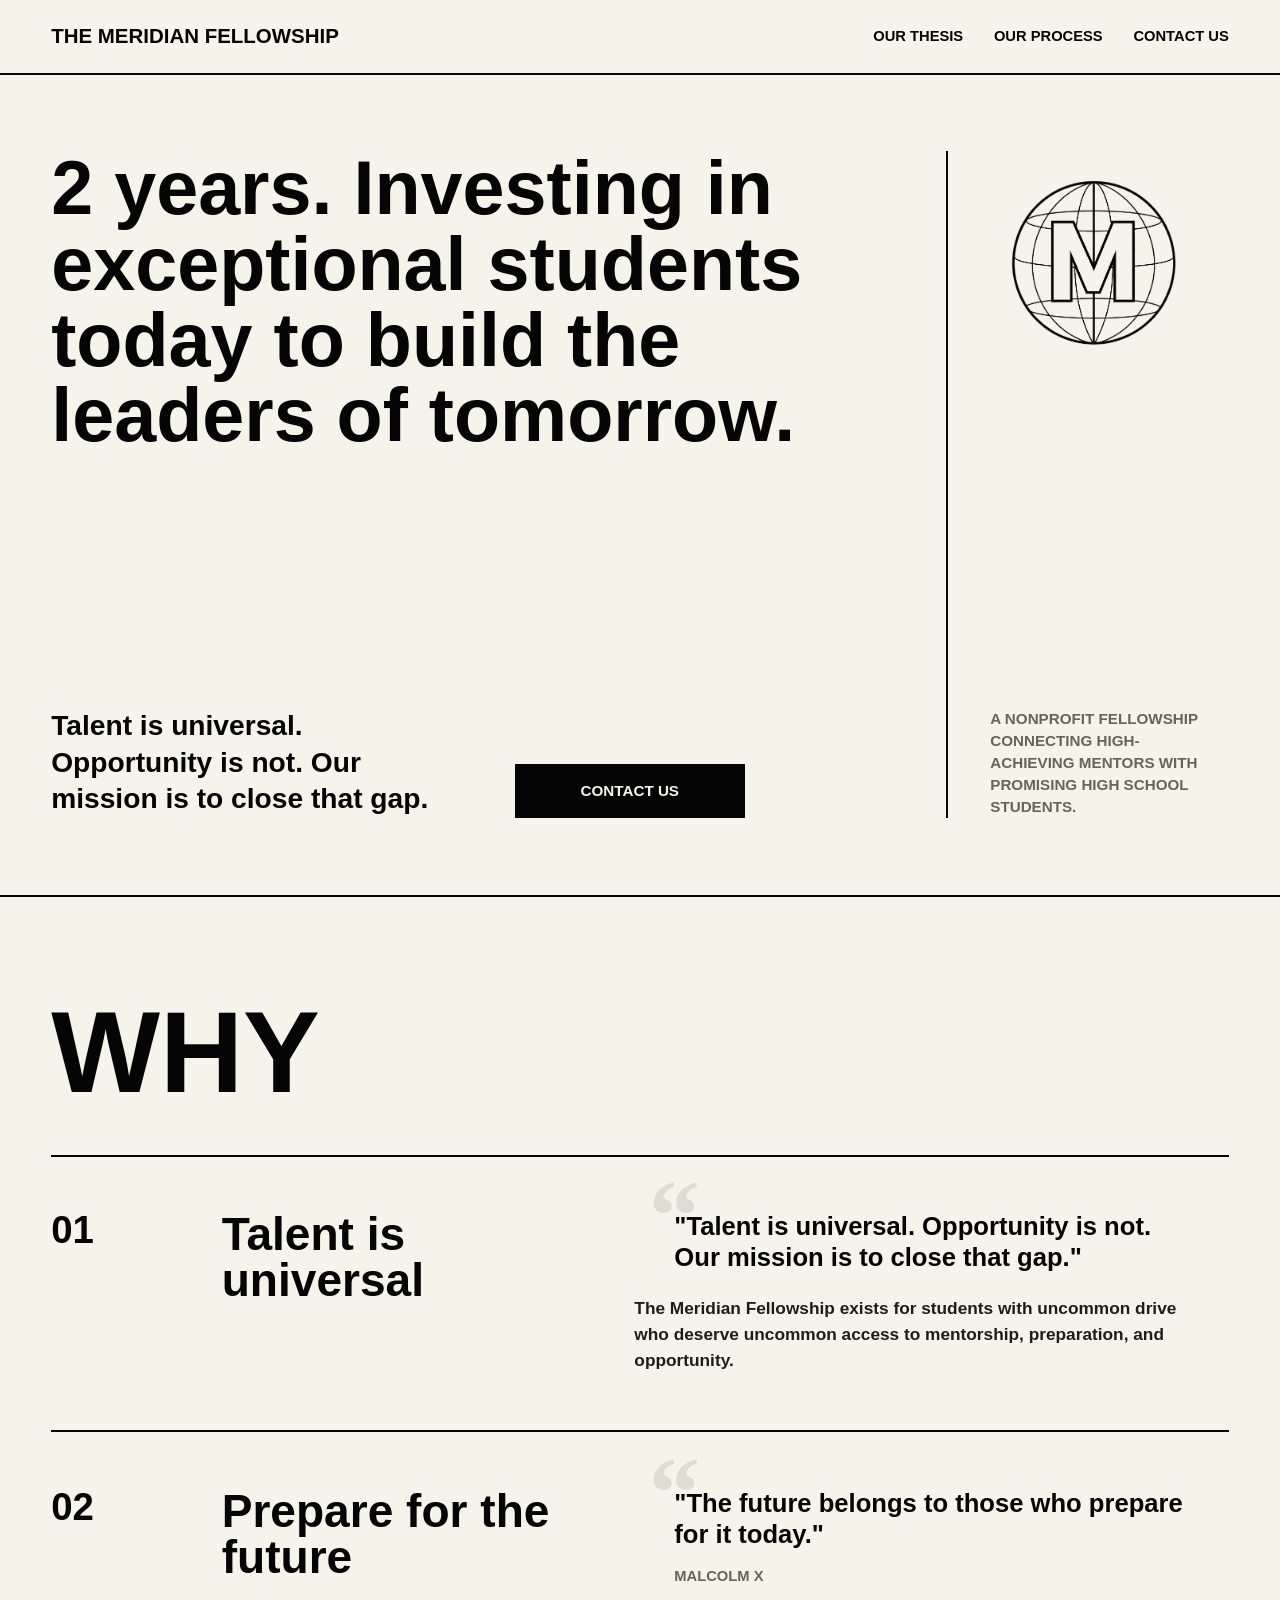
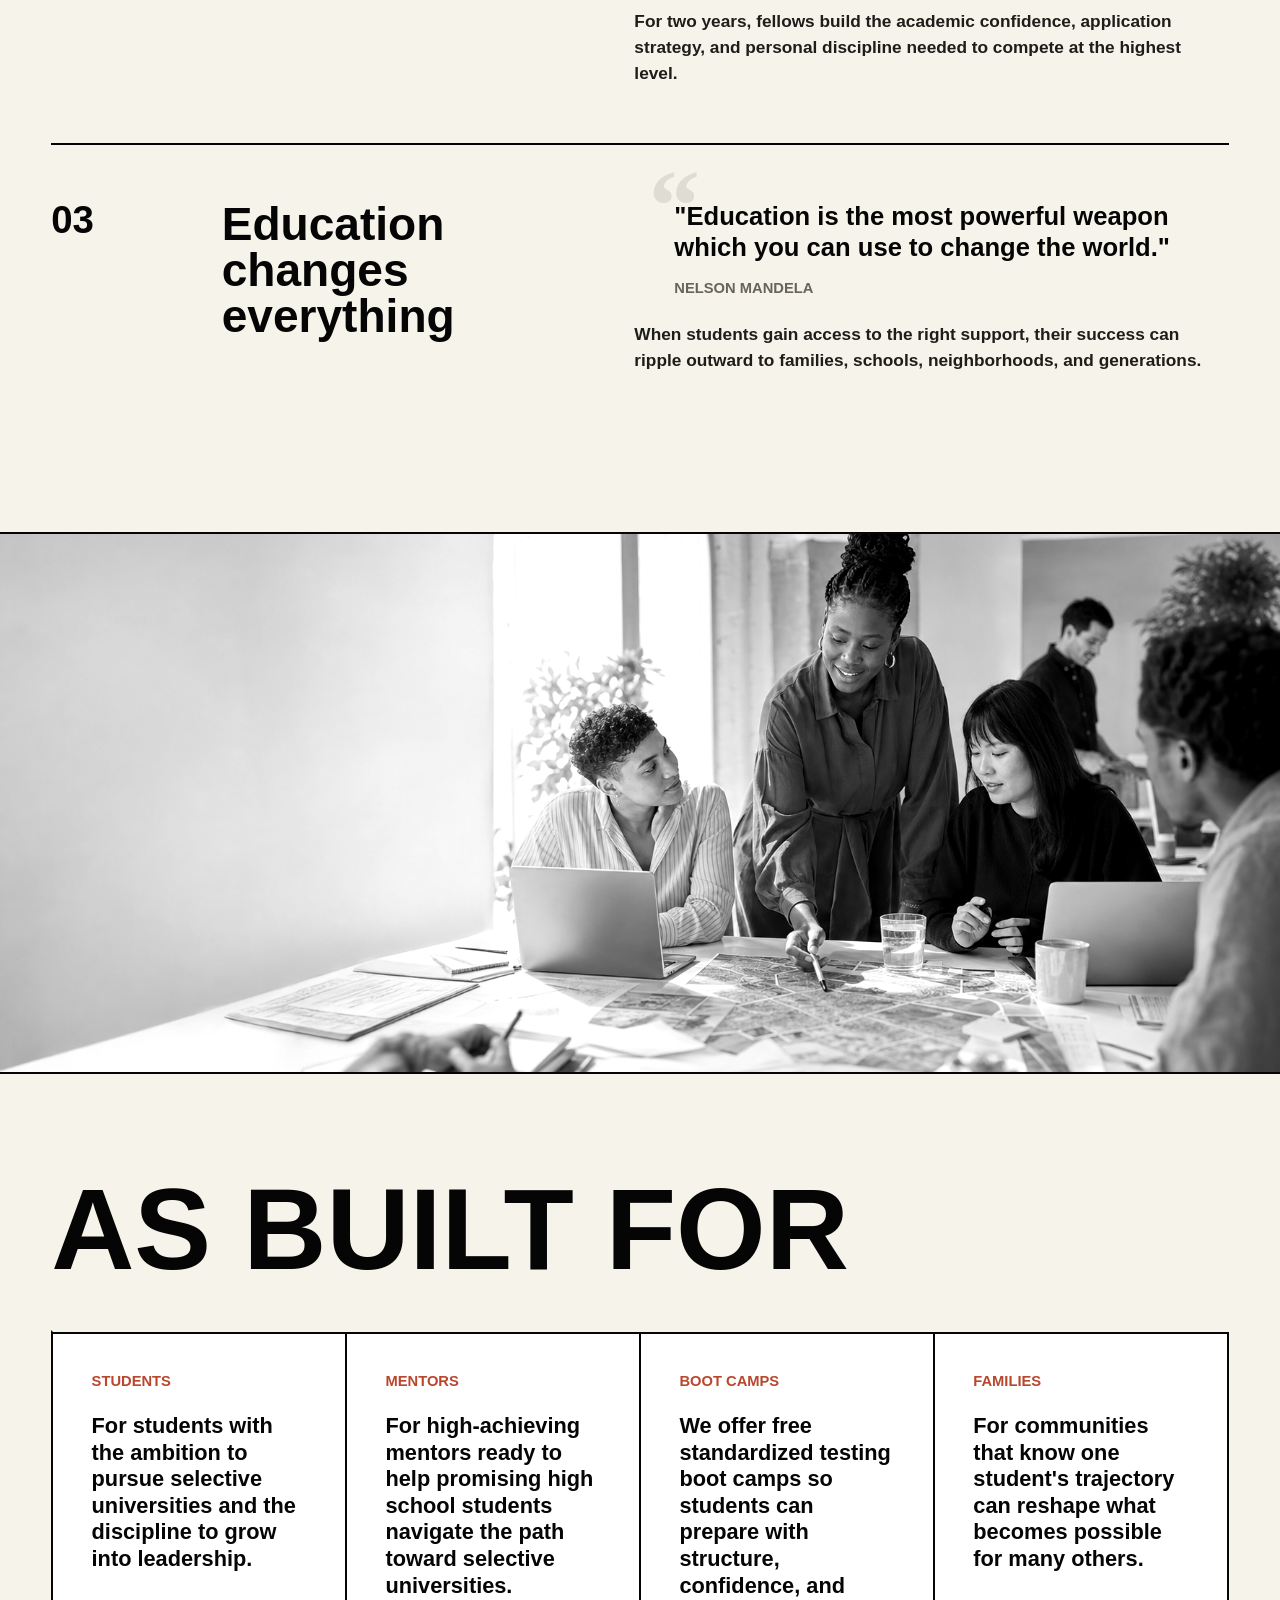
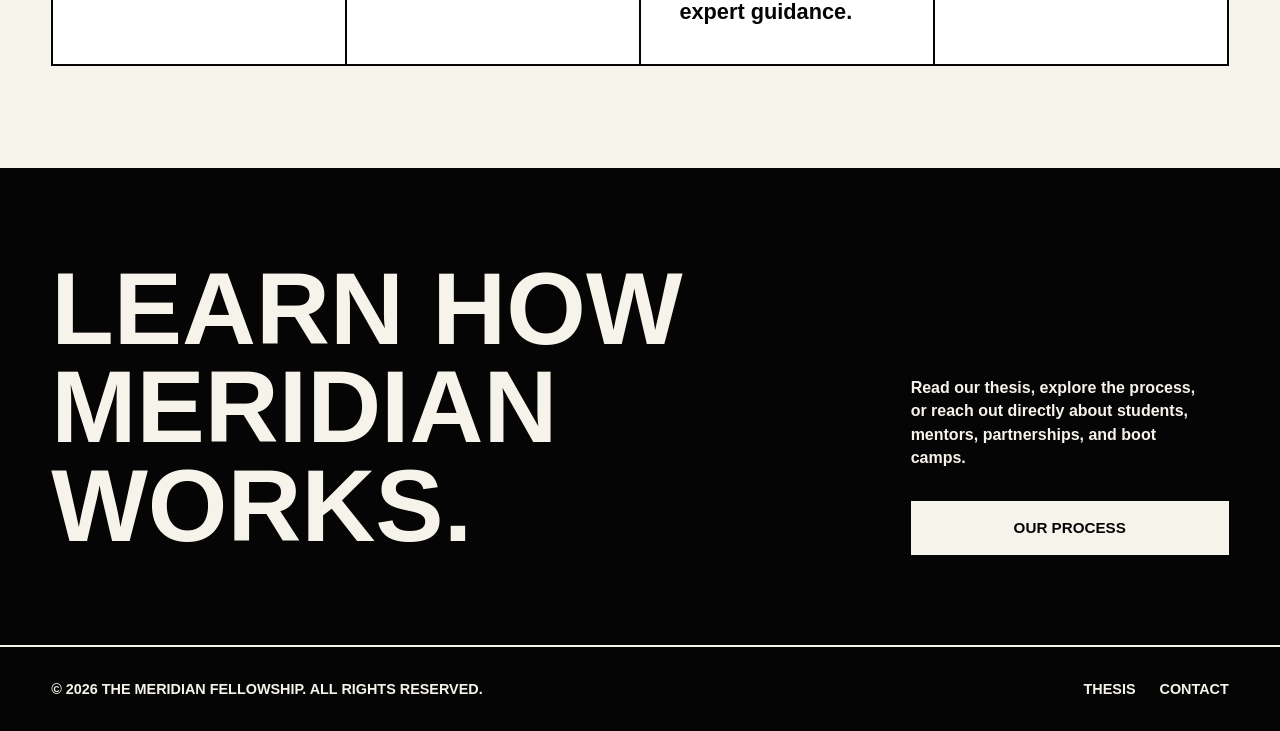
<file: index.html>
<!DOCTYPE html>
<html lang="en">
<head>
  <meta charset="UTF-8">
  <meta name="viewport" content="width=device-width, initial-scale=1.0">
  <meta name="description" content="The Meridian Fellowship is a two-year mentorship program investing in exceptional students today to build the leaders of tomorrow.">
  <title>The Meridian Fellowship</title>
  <link rel="stylesheet" href="styles.css">
  <script src="animations.js" defer></script>
</head>
<body>
  <div class="page">
    <header class="nav">
      <a class="brand" href="index.html">The Meridian Fellowship</a>
      <nav class="nav-links" aria-label="Primary navigation">
        <a href="thesis.html">Our Thesis</a>
        <a href="process.html">Our Process</a>
        <a href="contact.html">Contact Us</a>
      </nav>
    </header>

    <main id="top">
      <section class="hero" aria-label="The Meridian Fellowship introduction">
        <div class="hero-copy">
          <h1 class="intro">2 years. Investing in exceptional students today to build the leaders of tomorrow.</h1>
          <div class="hero-bottom">
            <p>Talent is universal. Opportunity is not. Our mission is to close that gap.</p>
            <a class="button-link" href="contact.html">Contact Us</a>
          </div>
        </div>
        <aside class="hero-aside" aria-label="Program snapshot">
          <img class="stamp" src="assets/logo.png" alt="The Meridian Fellowship logo" />
          <p class="aside-note">A nonprofit fellowship connecting high-achieving mentors with promising high school students.</p>
        </aside>
      </section>

      <section class="section" aria-labelledby="why-heading">
        <h2 class="section-heading" id="why-heading">Why</h2>
        <div class="why-list">
          <article class="why-item">
            <div class="why-number">01</div>
            <h3 class="why-title">Talent is universal</h3>
            <div class="why-text">
              <blockquote>"Talent is universal. Opportunity is not. Our mission is to close that gap."</blockquote>
              <p>The Meridian Fellowship exists for students with uncommon drive who deserve uncommon access to mentorship, preparation, and opportunity.</p>
            </div>
          </article>

          <article class="why-item">
            <div class="why-number">02</div>
            <h3 class="why-title">Prepare for the future</h3>
            <div class="why-text">
              <blockquote>"The future belongs to those who prepare for it today."<span class="quote-credit">Malcolm X</span></blockquote>
              <p>For two years, fellows build the academic confidence, application strategy, and personal discipline needed to compete at the highest level.</p>
            </div>
          </article>

          <article class="why-item">
            <div class="why-number">03</div>
            <h3 class="why-title">Education changes everything</h3>
            <div class="why-text">
              <blockquote>"Education is the most powerful weapon which you can use to change the world."<span class="quote-credit">Nelson Mandela</span></blockquote>
              <p>When students gain access to the right support, their success can ripple outward to families, schools, neighborhoods, and generations.</p>
            </div>
          </article>
        </div>
      </section>

      <section class="visual-band" aria-label="Meridian Fellowship community">
        <img src="assets/meridian-fellowship-hero.png" alt="Students and mentors collaborating in a workshop setting">
      </section>

      <section class="section" aria-labelledby="notes-heading">
        <h2 class="section-heading" id="notes-heading">As built for</h2>
        <div class="notes">
          <article class="note">
            <cite>Students</cite>
            <p>For students with the ambition to pursue selective universities and the discipline to grow into leadership.</p>
          </article>
          <article class="note">
            <cite>Mentors</cite>
            <p>For high-achieving mentors ready to help promising high school students navigate the path toward selective universities.</p>
          </article>
          <article class="note">
            <cite>Boot Camps</cite>
            <p>We offer free standardized testing boot camps so students can prepare with structure, confidence, and expert guidance.</p>
          </article>
          <article class="note">
            <cite>Families</cite>
            <p>For communities that know one student's trajectory can reshape what becomes possible for many others.</p>
          </article>
        </div>
      </section>

      <section class="contact-band" aria-label="Explore Meridian">
        <h2>Learn how Meridian works.</h2>
        <div class="contact-panel">
          <p>Read our thesis, explore the process, or reach out directly about students, mentors, partnerships, and boot camps.</p>
          <a class="button-link light" href="process.html">Our Process</a>
        </div>
      </section>
    </main>

    <footer class="footer">
      <div>&copy; 2026 The Meridian Fellowship. All rights reserved.</div>
      <div class="footer-links">
        <a href="thesis.html">Thesis</a>
        <a href="contact.html">Contact</a>
      </div>
    </footer>
  </div>
</body>
</html>
</file>
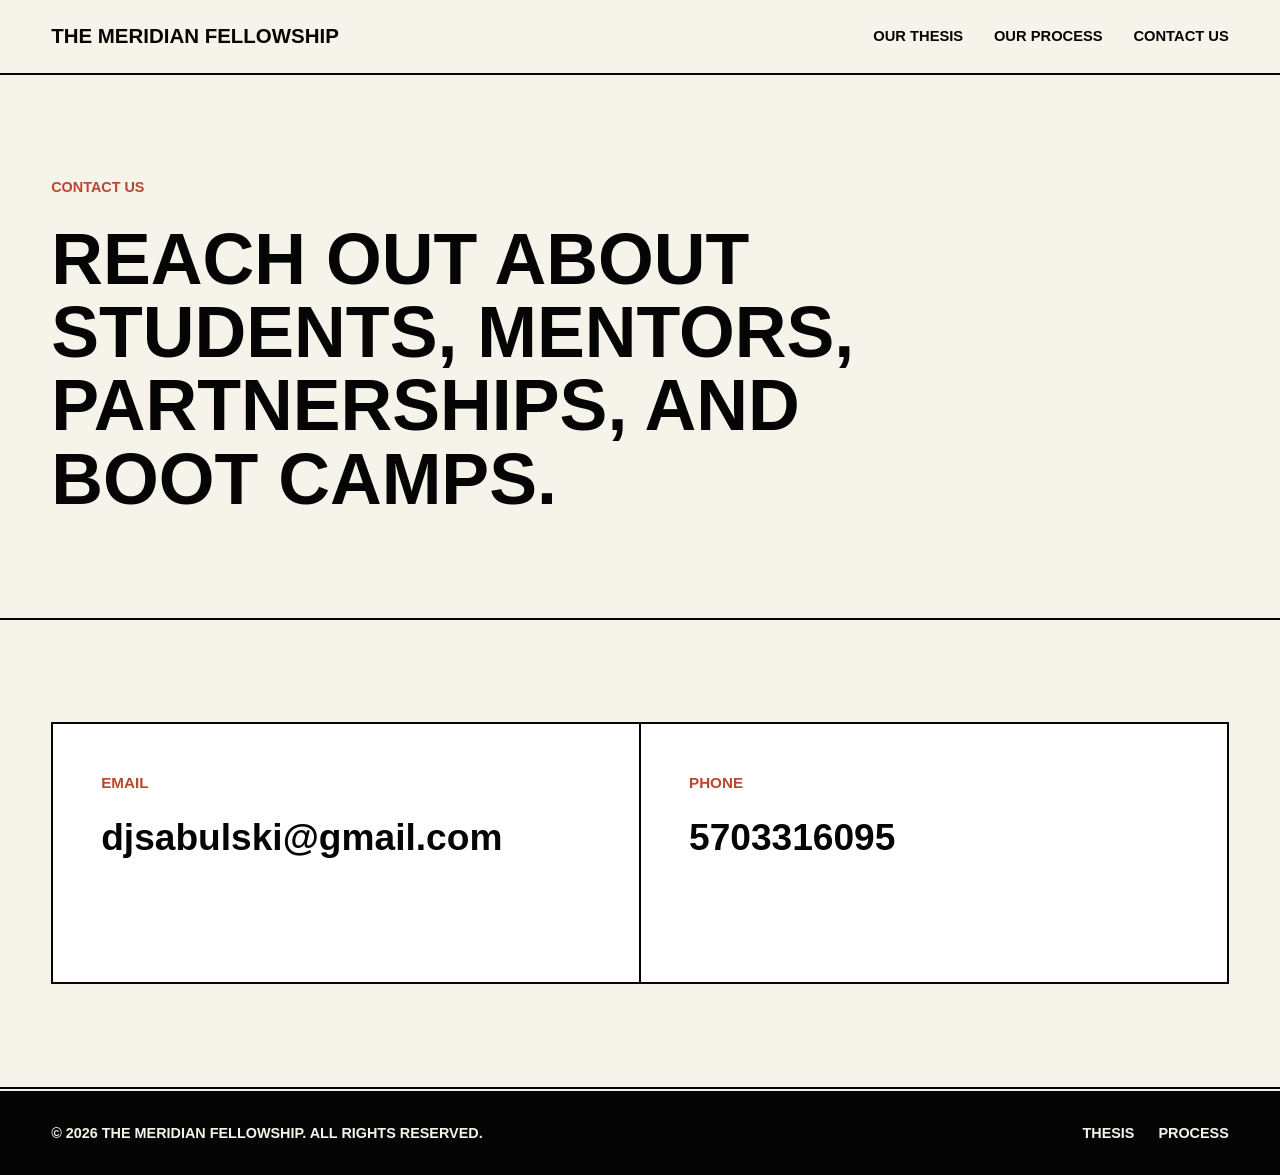
<file: contact.html>
<!DOCTYPE html>
<html lang="en">
<head>
  <meta charset="UTF-8">
  <meta name="viewport" content="width=device-width, initial-scale=1.0">
  <meta name="description" content="Contact The Meridian Fellowship by email or phone.">
  <title>Contact Us | The Meridian Fellowship</title>
  <link rel="stylesheet" href="styles.css">
  <script src="animations.js" defer></script>
</head>
<body>
  <div class="page">
    <header class="nav">
      <a class="brand" href="index.html">The Meridian Fellowship</a>
      <nav class="nav-links" aria-label="Primary navigation">
        <a href="thesis.html">Our Thesis</a>
        <a href="process.html">Our Process</a>
        <a href="contact.html">Contact Us</a>
      </nav>
    </header>

    <main>
      <section class="page-hero">
        <p class="page-kicker">Contact Us</p>
        <h1 class="page-title compact">Reach out about students, mentors, partnerships, and boot camps.</h1>
      </section>

      <section class="section" aria-label="Contact details">
        <div class="contact-grid">
          <article class="contact-card">
            <span>Email</span>
            <a href="mailto:djsabulski@gmail.com">djsabulski@gmail.com</a>
          </article>
          <article class="contact-card">
            <span>Phone</span>
            <a href="tel:+15703316095">5703316095</a>
          </article>
        </div>
      </section>
    </main>

    <footer class="footer">
      <div>&copy; 2026 The Meridian Fellowship. All rights reserved.</div>
      <div class="footer-links">
        <a href="thesis.html">Thesis</a>
        <a href="process.html">Process</a>
      </div>
    </footer>
  </div>
</body>
</html>
</file>
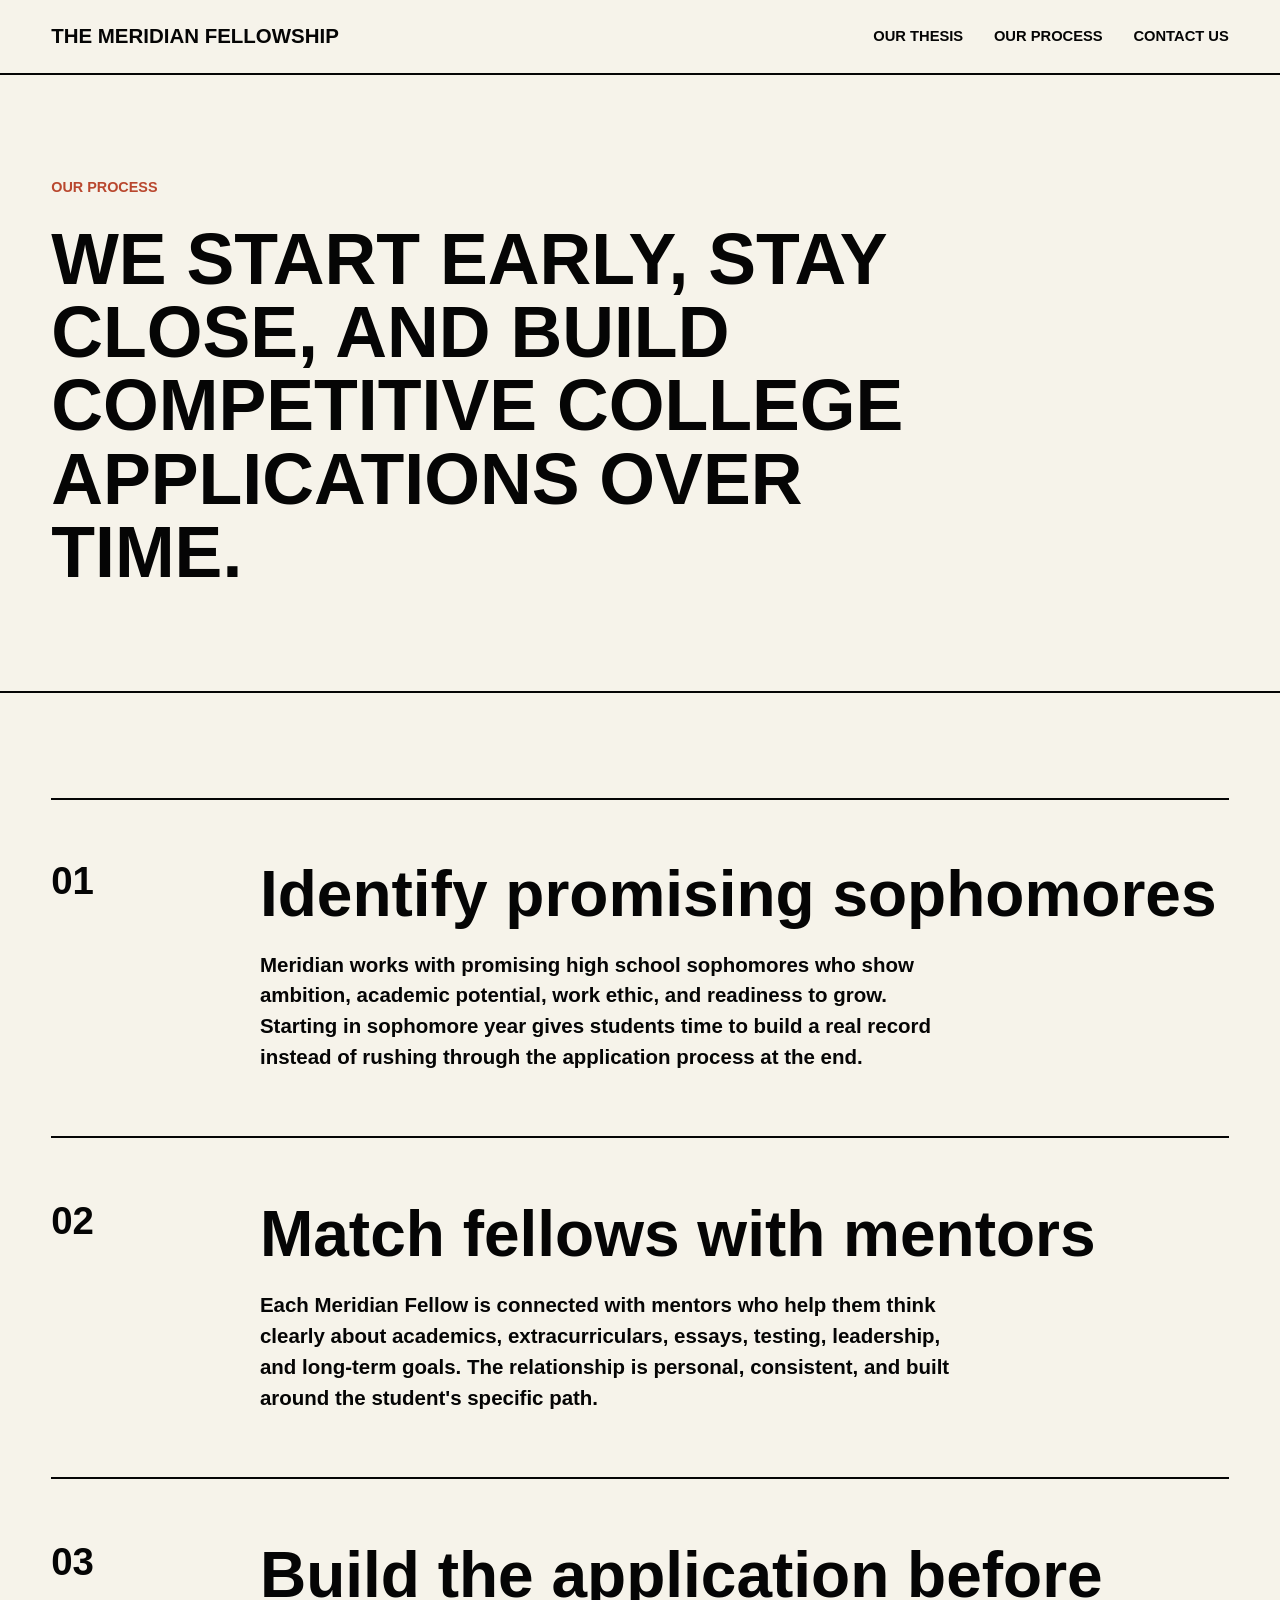
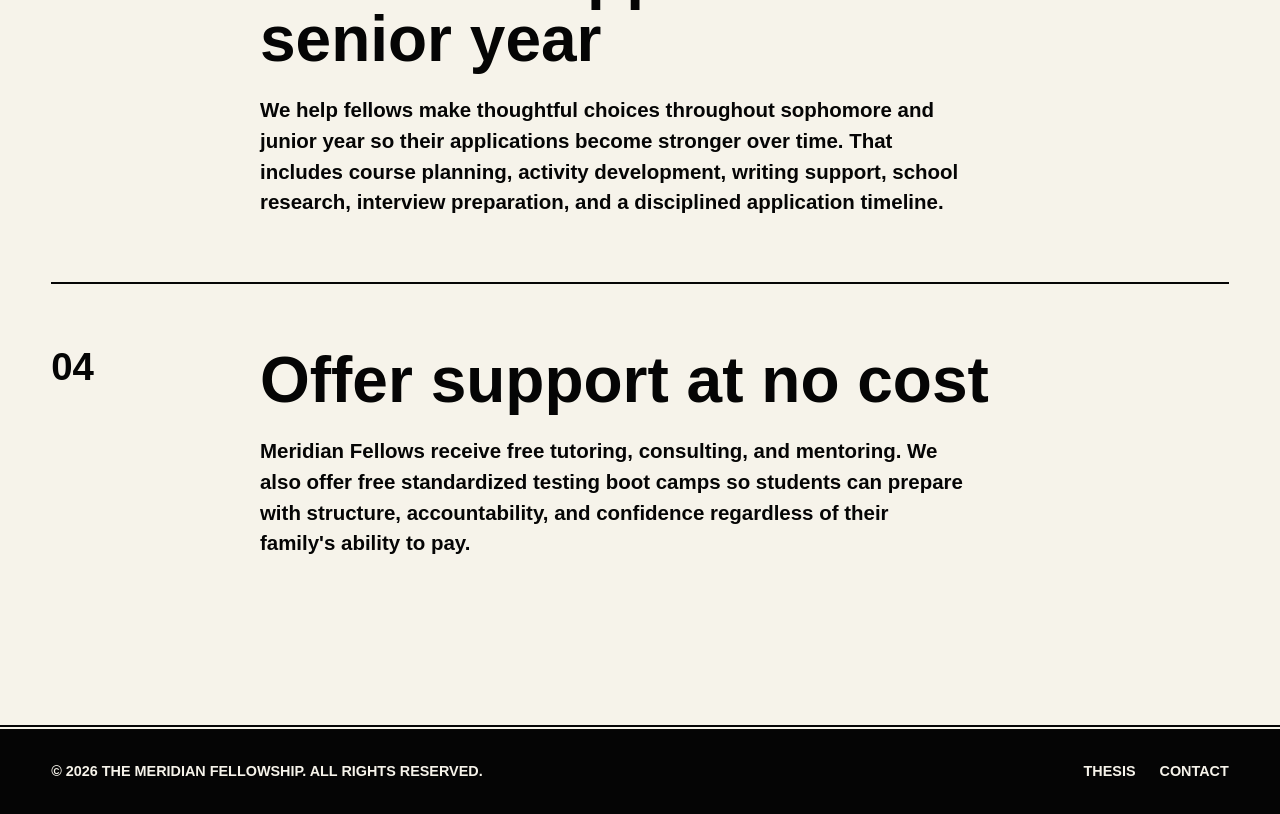
<file: process.html>
<!DOCTYPE html>
<html lang="en">
<head>
  <meta charset="UTF-8">
  <meta name="viewport" content="width=device-width, initial-scale=1.0">
  <meta name="description" content="The Meridian Fellowship process supports promising high school sophomores with free tutoring, consulting, mentoring, and college application guidance.">
  <title>Our Process | The Meridian Fellowship</title>
  <link rel="stylesheet" href="styles.css">
  <script src="animations.js" defer></script>
</head>
<body>
  <div class="page">
    <header class="nav">
      <a class="brand" href="index.html">The Meridian Fellowship</a>
      <nav class="nav-links" aria-label="Primary navigation">
        <a href="thesis.html">Our Thesis</a>
        <a href="process.html">Our Process</a>
        <a href="contact.html">Contact Us</a>
      </nav>
    </header>

    <main>
      <section class="page-hero">
        <p class="page-kicker">Our Process</p>
        <h1 class="page-title compact">We start early, stay close, and build competitive college applications over time.</h1>
      </section>

      <section class="section">
        <div class="process-list">
          <article class="process-step">
            <div class="why-number">01</div>
            <div>
              <h2>Identify promising sophomores</h2>
              <p>Meridian works with promising high school sophomores who show ambition, academic potential, work ethic, and readiness to grow. Starting in sophomore year gives students time to build a real record instead of rushing through the application process at the end.</p>
            </div>
          </article>

          <article class="process-step">
            <div class="why-number">02</div>
            <div>
              <h2>Match fellows with mentors</h2>
              <p>Each Meridian Fellow is connected with mentors who help them think clearly about academics, extracurriculars, essays, testing, leadership, and long-term goals. The relationship is personal, consistent, and built around the student's specific path.</p>
            </div>
          </article>

          <article class="process-step">
            <div class="why-number">03</div>
            <div>
              <h2>Build the application before senior year</h2>
              <p>We help fellows make thoughtful choices throughout sophomore and junior year so their applications become stronger over time. That includes course planning, activity development, writing support, school research, interview preparation, and a disciplined application timeline.</p>
            </div>
          </article>

          <article class="process-step">
            <div class="why-number">04</div>
            <div>
              <h2>Offer support at no cost</h2>
              <p>Meridian Fellows receive free tutoring, consulting, and mentoring. We also offer free standardized testing boot camps so students can prepare with structure, accountability, and confidence regardless of their family's ability to pay.</p>
            </div>
          </article>
        </div>
      </section>
    </main>

    <footer class="footer">
      <div>&copy; 2026 The Meridian Fellowship. All rights reserved.</div>
      <div class="footer-links">
        <a href="thesis.html">Thesis</a>
        <a href="contact.html">Contact</a>
      </div>
    </footer>
  </div>
</body>
</html>
</file>
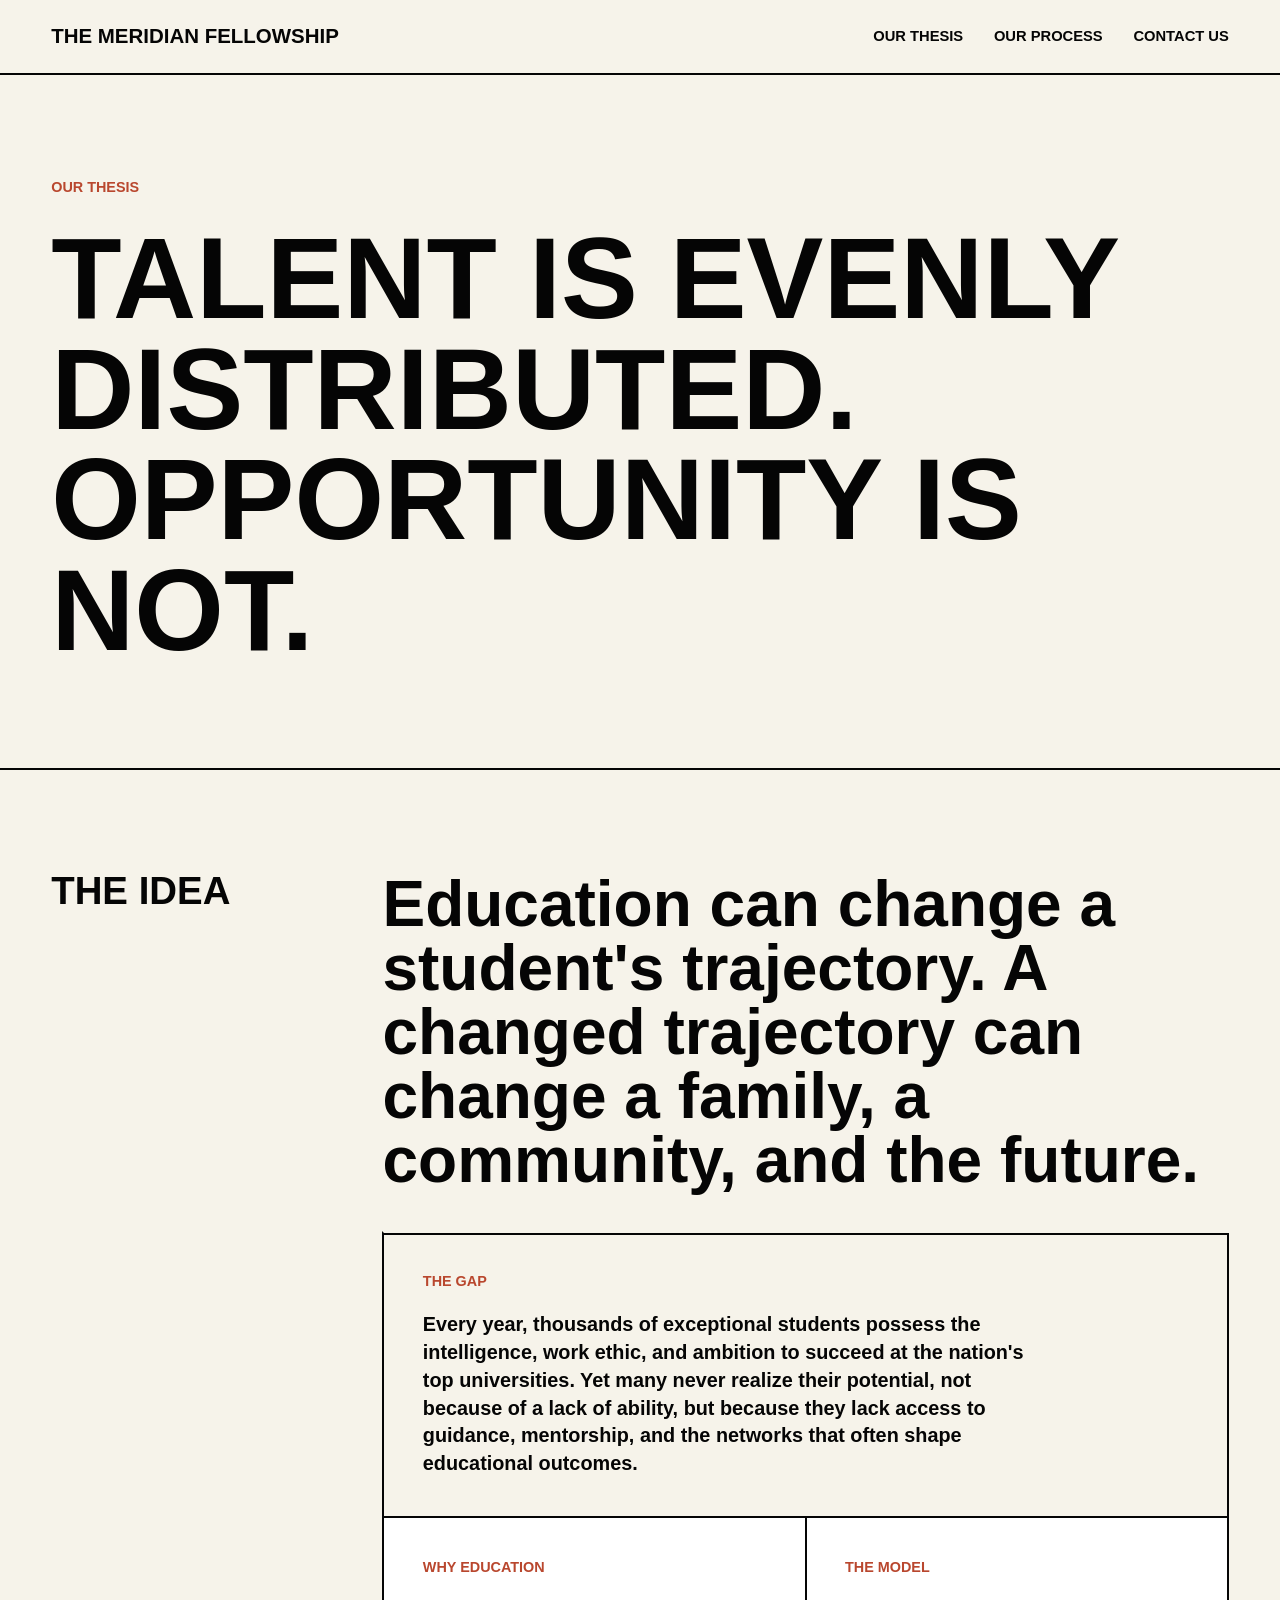
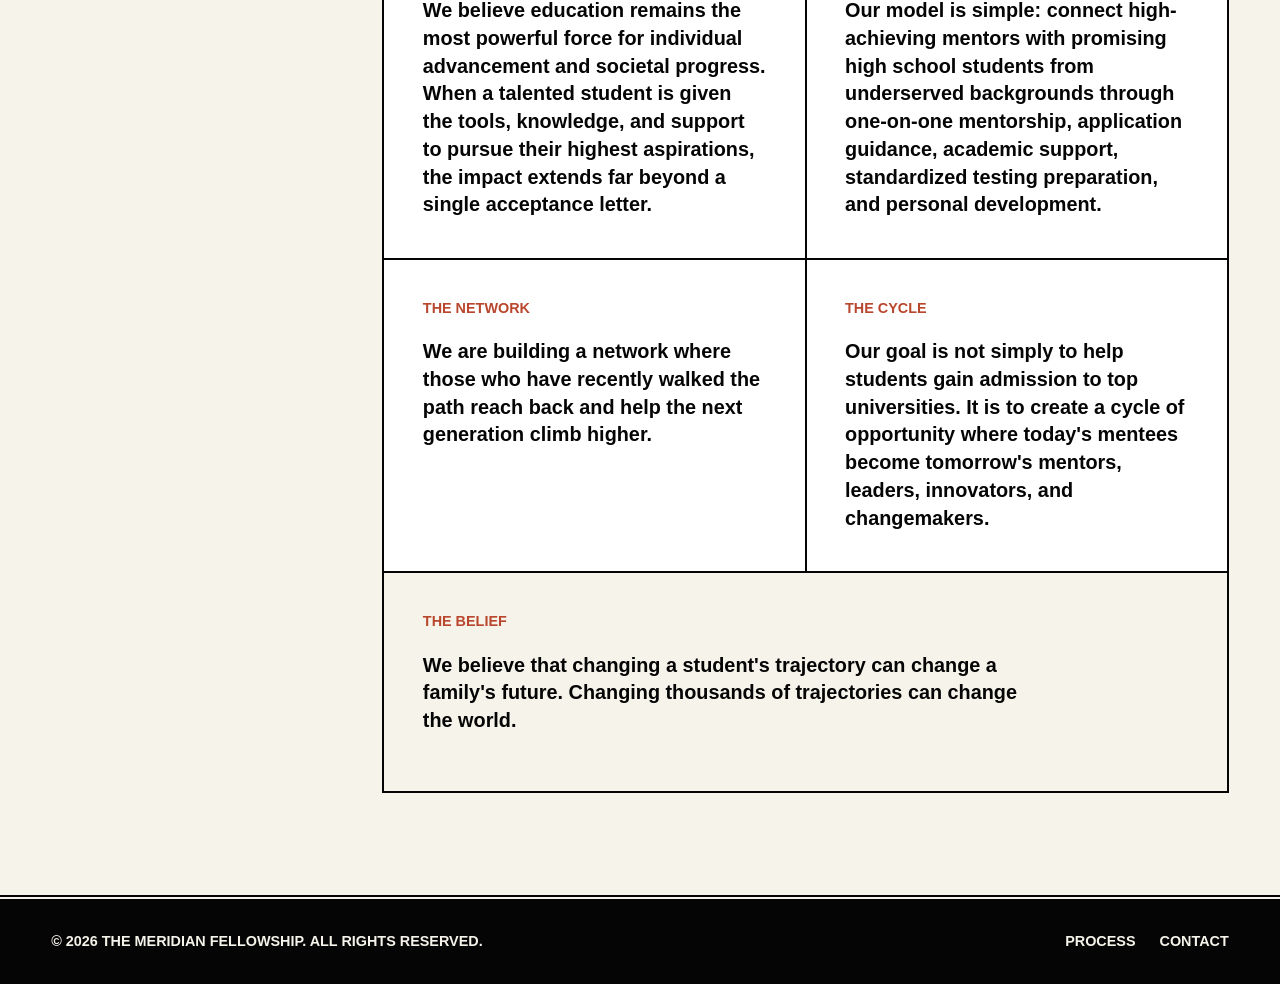
<file: thesis.html>
<!DOCTYPE html>
<html lang="en">
<head>
  <meta charset="UTF-8">
  <meta name="viewport" content="width=device-width, initial-scale=1.0">
  <meta name="description" content="The thesis behind The Meridian Fellowship: talent is evenly distributed, opportunity is not.">
  <title>Our Thesis | The Meridian Fellowship</title>
  <link rel="stylesheet" href="styles.css">
  <script src="animations.js" defer></script>
</head>
<body>
  <div class="page">
    <header class="nav">
      <a class="brand" href="index.html">The Meridian Fellowship</a>
      <nav class="nav-links" aria-label="Primary navigation">
        <a href="thesis.html">Our Thesis</a>
        <a href="process.html">Our Process</a>
        <a href="contact.html">Contact Us</a>
      </nav>
    </header>

    <main>
      <section class="page-hero">
        <p class="page-kicker">Our Thesis</p>
        <h1 class="page-title">Talent is evenly distributed. Opportunity is not.</h1>
      </section>

      <section class="section">
        <div class="thesis-layout">
          <h2 class="label">The idea</h2>
          <div class="thesis-stack">
            <p class="thesis-lede">Education can change a student's trajectory. A changed trajectory can change a family, a community, and the future.</p>
            <div class="card-grid">
              <article class="card wide">
                <strong>The gap</strong>
                <p>Every year, thousands of exceptional students possess the intelligence, work ethic, and ambition to succeed at the nation's top universities. Yet many never realize their potential, not because of a lack of ability, but because they lack access to guidance, mentorship, and the networks that often shape educational outcomes.</p>
              </article>
              <article class="card">
                <strong>Why education</strong>
                <p>We believe education remains the most powerful force for individual advancement and societal progress. When a talented student is given the tools, knowledge, and support to pursue their highest aspirations, the impact extends far beyond a single acceptance letter.</p>
              </article>
              <article class="card">
                <strong>The model</strong>
                <p>Our model is simple: connect high-achieving mentors with promising high school students from underserved backgrounds through one-on-one mentorship, application guidance, academic support, standardized testing preparation, and personal development.</p>
              </article>
              <article class="card">
                <strong>The network</strong>
                <p>We are building a network where those who have recently walked the path reach back and help the next generation climb higher.</p>
              </article>
              <article class="card">
                <strong>The cycle</strong>
                <p>Our goal is not simply to help students gain admission to top universities. It is to create a cycle of opportunity where today's mentees become tomorrow's mentors, leaders, innovators, and changemakers.</p>
              </article>
              <article class="card wide">
                <strong>The belief</strong>
                <p>We believe that changing a student's trajectory can change a family's future. Changing thousands of trajectories can change the world.</p>
              </article>
            </div>
          </div>
        </div>
      </section>
    </main>

    <footer class="footer">
      <div>&copy; 2026 The Meridian Fellowship. All rights reserved.</div>
      <div class="footer-links">
        <a href="process.html">Process</a>
        <a href="contact.html">Contact</a>
      </div>
    </footer>
  </div>
</body>
</html>
</file>
<file: styles.css>
:root {
  --ink: #050505;
  --paper: #f6f3ea;
  --white: #ffffff;
  --muted: #68645c;
  --rule: #050505;
  --accent: #b9472e;
}

* {
  box-sizing: border-box;
}

html {
  scroll-behavior: smooth;
}

body {
  margin: 0;
  color: var(--ink);
  background: var(--paper);
  font-family: Arial, Helvetica, sans-serif;
  line-height: 1.4;
}

a {
  color: inherit;
  text-decoration: none;
}

a:hover {
  text-decoration: underline;
  text-decoration-thickness: 2px;
  text-underline-offset: 0.18em;
}

p,
h1,
h2,
h3,
blockquote {
  margin-top: 0;
}

.page {
  min-height: 100vh;
}

.nav {
  display: flex;
  align-items: center;
  justify-content: space-between;
  gap: 24px;
  padding: 22px clamp(18px, 4vw, 56px);
  border-bottom: 2px solid var(--rule);
  background: var(--paper);
}

.brand {
  font-size: clamp(1rem, 1.6vw, 1.35rem);
  font-weight: 900;
  text-transform: uppercase;
}

.nav-links {
  display: flex;
  align-items: center;
  gap: clamp(18px, 2.4vw, 34px);
  font-size: 0.92rem;
  font-weight: 900;
  text-transform: uppercase;
}

.hero {
  display: grid;
  grid-template-columns: minmax(0, 1fr) minmax(250px, 0.34fr);
  gap: clamp(28px, 5vw, 70px);
  min-height: calc(100vh - 78px);
  padding: clamp(40px, 6vw, 80px) clamp(18px, 4vw, 56px);
  border-bottom: 2px solid var(--rule);
}

.hero-copy {
  display: flex;
  flex-direction: column;
  justify-content: space-between;
  gap: clamp(40px, 6vw, 72px);
}

.intro {
  max-width: 1000px;
  font-size: clamp(2.25rem, 5.9vw, 6.6rem);
  font-weight: 900;
  line-height: 1;
}

.hero-bottom {
  display: grid;
  grid-template-columns: minmax(0, 0.75fr) minmax(230px, 0.25fr);
  gap: clamp(28px, 4vw, 60px);
  align-items: end;
}

.hero-bottom p {
  max-width: 58ch;
  margin-bottom: 0;
  font-size: clamp(1.2rem, 2.2vw, 2.05rem);
  font-weight: 800;
  line-height: 1.3;
}

.button-link {
  display: inline-flex;
  align-items: center;
  justify-content: center;
  min-height: 54px;
  padding: 17px 26px;
  border: 2px solid var(--rule);
  background: var(--ink);
  color: var(--paper);
  font-size: 0.95rem;
  font-weight: 900;
  line-height: 1;
  text-transform: uppercase;
  transition: background-color 180ms ease, color 180ms ease;
}

.button-link:hover {
  background: var(--paper);
  color: var(--ink);
  text-decoration: none;
}

.button-link.light {
  border-color: var(--paper);
  background: var(--paper);
  color: var(--ink);
}

.button-link.light:hover {
  background: var(--ink);
  color: var(--paper);
}

.hero-aside {
  display: flex;
  min-height: 100%;
  flex-direction: column;
  justify-content: space-between;
  gap: 32px;
  border-left: 2px solid var(--rule);
  padding-left: clamp(22px, 4vw, 42px);
}

.stamp {
  width: min(210px, 100%);
  aspect-ratio: 1;
  display: block;
  object-fit: contain;
}

.aside-note {
  margin: 0;
  max-width: 26ch;
  color: var(--muted);
  font-size: 0.95rem;
  font-weight: 800;
  line-height: 1.45;
  text-transform: uppercase;
}

.section {
  padding: clamp(56px, 8vw, 110px) clamp(18px, 4vw, 56px);
  border-bottom: 2px solid var(--rule);
}

.section-heading {
  margin-bottom: clamp(28px, 4vw, 48px);
  font-size: clamp(3.4rem, 9vw, 10rem);
  font-weight: 900;
  line-height: 0.92;
  text-transform: uppercase;
}

.page-hero {
  padding: clamp(56px, 8vw, 110px) clamp(18px, 4vw, 56px);
  border-bottom: 2px solid var(--rule);
}

.page-kicker {
  margin-bottom: 26px;
  color: var(--accent);
  font-size: 0.9rem;
  font-weight: 900;
  text-transform: uppercase;
}

.page-title {
  max-width: 1150px;
  margin-bottom: 0;
  font-size: clamp(3.2rem, 9vw, 10rem);
  font-weight: 900;
  line-height: 0.96;
  text-transform: uppercase;
}

.page-title.compact {
  max-width: 860px;
  font-size: clamp(2.3rem, 5.6vw, 5.8rem);
  line-height: 1.02;
}

.split-layout,
.thesis-layout {
  display: grid;
  grid-template-columns: minmax(180px, 0.24fr) minmax(0, 0.76fr);
  gap: clamp(28px, 5vw, 78px);
  align-items: start;
}

.label {
  font-size: clamp(1.5rem, 3vw, 3.4rem);
  font-weight: 900;
  line-height: 1;
  text-transform: uppercase;
}

.body-large {
  max-width: 1060px;
  margin-bottom: 0;
  font-size: clamp(1.45rem, 3.4vw, 4rem);
  font-weight: 900;
  line-height: 1.05;
}

.thesis-stack {
  display: grid;
  gap: clamp(28px, 3vw, 44px);
}

.thesis-lede {
  max-width: 980px;
  margin-bottom: 0;
  font-size: clamp(2rem, 5vw, 5.5rem);
  font-weight: 900;
  line-height: 1;
}

.card-grid {
  display: grid;
  grid-template-columns: repeat(2, minmax(0, 1fr));
  border-top: 2px solid var(--rule);
  border-left: 2px solid var(--rule);
}

.card {
  display: flex;
  flex-direction: column;
  min-height: 250px;
  padding: clamp(26px, 3vw, 40px);
  border-right: 2px solid var(--rule);
  border-bottom: 2px solid var(--rule);
  background: var(--white);
}

.card.wide {
  grid-column: 1 / -1;
  min-height: 220px;
  background: var(--paper);
}

.card strong {
  display: block;
  margin-bottom: 20px;
  color: var(--accent);
  font-size: 0.9rem;
  font-weight: 900;
  text-transform: uppercase;
}

.card p {
  max-width: 56ch;
  margin-bottom: 0;
  font-size: clamp(1.05rem, 1.55vw, 1.55rem);
  font-weight: 800;
  line-height: 1.4;
}

.why-list {
  display: grid;
  gap: 0;
  border-top: 2px solid var(--rule);
}

.why-item {
  display: grid;
  grid-template-columns: minmax(72px, 0.12fr) minmax(0, 0.34fr) minmax(0, 0.54fr);
  gap: clamp(20px, 3vw, 48px);
  padding: clamp(32px, 4.5vw, 56px) 0;
  border-bottom: 2px solid var(--rule);
}

.why-item:last-child {
  border-bottom: 0;
}

.why-number {
  font-size: clamp(1.5rem, 3vw, 3.5rem);
  font-weight: 900;
  line-height: 1;
}

.why-title {
  margin-bottom: 0;
  font-size: clamp(1.75rem, 3.6vw, 4.5rem);
  font-weight: 900;
  line-height: 1;
}

.why-text {
  display: grid;
  gap: 24px;
  align-content: start;
}

.why-text blockquote {
  max-width: 36ch;
  margin-bottom: 0;
  font-size: clamp(1.2rem, 2vw, 2rem);
  font-weight: 900;
  line-height: 1.2;
}

.quote-credit {
  display: block;
  margin-top: 18px;
  color: var(--muted);
  font-size: 0.92rem;
  font-weight: 900;
  text-transform: uppercase;
}

.why-text p {
  max-width: 60ch;
  margin-bottom: 0;
  color: #1d1d1a;
  font-size: clamp(1rem, 1.35vw, 1.28rem);
  font-weight: 700;
  line-height: 1.5;
}

.visual-band {
  padding: 0;
  border-bottom: 2px solid var(--rule);
  background: var(--ink);
}

.visual-band img {
  display: block;
  width: 100%;
  height: clamp(250px, 42vw, 560px);
  object-fit: cover;
  filter: grayscale(100%) contrast(1.1);
}

.notes {
  display: grid;
  grid-template-columns: repeat(4, minmax(0, 1fr));
  border-top: 2px solid var(--rule);
  border-left: 2px solid var(--rule);
}

.note {
  display: flex;
  flex-direction: column;
  min-height: 280px;
  padding: clamp(26px, 3vw, 40px);
  border-right: 2px solid var(--rule);
  border-bottom: 2px solid var(--rule);
  background: var(--white);
}

.note cite {
  display: block;
  margin-bottom: 22px;
  color: var(--accent);
  font-size: 0.92rem;
  font-style: normal;
  font-weight: 900;
  text-transform: uppercase;
}

.note p {
  margin-bottom: 0;
  font-size: clamp(1.1rem, 1.7vw, 1.7rem);
  font-weight: 900;
  line-height: 1.22;
}

.process-list {
  display: grid;
  gap: 0;
  border-top: 2px solid var(--rule);
}

.process-step {
  display: grid;
  grid-template-columns: minmax(84px, 0.13fr) minmax(0, 0.87fr);
  gap: clamp(24px, 5vw, 70px);
  padding: clamp(40px, 5vw, 78px) 0;
  border-bottom: 2px solid var(--rule);
}

.process-step:last-child {
  border-bottom: 0;
}

.process-step h2 {
  margin-bottom: 24px;
  font-size: clamp(2rem, 5vw, 5.7rem);
  font-weight: 900;
  line-height: 1;
}

.process-step p {
  max-width: 62ch;
  margin-bottom: 0;
  font-size: clamp(1.08rem, 1.6vw, 1.45rem);
  font-weight: 800;
  line-height: 1.5;
}

.contact-grid {
  display: grid;
  grid-template-columns: repeat(2, minmax(0, 1fr));
  border-top: 2px solid var(--rule);
  border-left: 2px solid var(--rule);
}

.contact-card {
  display: flex;
  flex-direction: column;
  min-height: 260px;
  padding: clamp(28px, 4vw, 48px);
  border-right: 2px solid var(--rule);
  border-bottom: 2px solid var(--rule);
  background: var(--white);
}

.contact-card span {
  display: block;
  margin-bottom: 24px;
  color: var(--accent);
  font-size: 0.95rem;
  font-weight: 900;
  text-transform: uppercase;
}

.contact-card a {
  overflow-wrap: anywhere;
  font-size: clamp(1.35rem, 2.9vw, 3.4rem);
  font-weight: 900;
  line-height: 1.05;
}

.contact-band {
  display: grid;
  grid-template-columns: minmax(0, 1fr) minmax(260px, 0.4fr);
  gap: clamp(32px, 5vw, 80px);
  align-items: end;
  padding: clamp(56px, 7vw, 96px) clamp(18px, 4vw, 56px);
  background: var(--ink);
  color: var(--paper);
}

.contact-band h2 {
  max-width: 820px;
  margin-bottom: 0;
  font-size: clamp(3rem, 8vw, 8rem);
  font-weight: 900;
  line-height: 0.96;
  text-transform: uppercase;
}

.contact-panel {
  display: grid;
  gap: 32px;
  font-weight: 900;
}

.contact-panel p {
  max-width: 32ch;
  margin-bottom: 0;
  line-height: 1.45;
}

.footer {
  display: grid;
  grid-template-columns: minmax(0, 1fr) auto;
  gap: 20px;
  padding: 32px clamp(18px, 4vw, 56px);
  border-top: 2px solid var(--paper);
  background: var(--ink);
  color: var(--paper);
  font-size: 0.9rem;
  font-weight: 900;
  text-transform: uppercase;
}

.footer-links {
  display: flex;
  gap: 24px;
}

@media (prefers-reduced-motion: no-preference) {
  .ink-wipe {
    position: relative;
  }

  .ink-wipe::after {
    content: attr(data-text);
    position: absolute;
    inset: 0;
    color: var(--paper);
    background: var(--ink);
    font: inherit;
    font-weight: inherit;
    letter-spacing: inherit;
    text-transform: inherit;
    line-height: inherit;
    pointer-events: none;
    clip-path: inset(0 100% 0 0);
  }

  .ink-wipe.in-view::after {
    animation: ink-wipe-sweep 1100ms cubic-bezier(0.65, 0, 0.2, 1) forwards;
  }

  @keyframes ink-wipe-sweep {
    0%   { clip-path: inset(0 100% 0 0); }
    45%  { clip-path: inset(0 0 0 0); }
    100% { clip-path: inset(0 0 0 100%); }
  }

  .js-anim .draw-rule {
    position: relative;
    border-top-color: transparent;
  }

  .draw-rule::before {
    content: "";
    position: absolute;
    top: 0;
    left: 0;
    right: 0;
    height: 2px;
    background: var(--rule);
    transform-origin: left center;
    transform: scaleX(0);
    transition: transform 900ms cubic-bezier(0.65, 0, 0.2, 1);
  }

  .draw-rule.in-view::before {
    transform: scaleX(1);
  }

  .quote-rise {
    position: relative;
    z-index: 0;
    opacity: 0;
    transform: translateY(14px);
    transition: opacity 700ms ease-out,
      transform 700ms cubic-bezier(0.2, 0.7, 0.2, 1);
  }

  .quote-rise.in-view {
    opacity: 1;
    transform: translateY(0);
  }

  .quote-rise::before {
    content: "\201C";
    position: absolute;
    top: -0.45em;
    left: -0.25em;
    z-index: -1;
    font-family: Georgia, "Times New Roman", serif;
    font-size: 4em;
    font-weight: 900;
    line-height: 1;
    color: var(--ink);
    opacity: 0;
    transform: scale(0.7);
    transform-origin: top left;
    transition: opacity 900ms ease-out 220ms,
      transform 900ms cubic-bezier(0.2, 0.7, 0.2, 1) 220ms;
    pointer-events: none;
  }

  .quote-rise.in-view::before {
    opacity: 0.09;
    transform: scale(1);
  }
}

@media (max-width: 900px) {
  .hero,
  .hero-bottom,
  .split-layout,
  .thesis-layout,
  .why-item,
  .process-step,
  .contact-band,
  .contact-grid,
  .footer {
    grid-template-columns: 1fr;
  }

  .hero {
    min-height: auto;
  }

  .hero-aside {
    min-height: auto;
    border-top: 2px solid var(--rule);
    border-left: 0;
    padding-top: 32px;
    padding-left: 0;
  }

  .stamp {
    width: 160px;
  }

  .notes,
  .card-grid {
    grid-template-columns: 1fr;
  }

  .card.wide {
    grid-column: auto;
  }
}

@media (max-width: 620px) {
  .nav {
    align-items: flex-start;
    flex-direction: column;
  }

  .nav-links {
    width: 100%;
    align-items: flex-start;
    flex-direction: column;
    gap: 12px;
  }

  .button-link {
    width: 100%;
  }
}
</file>
